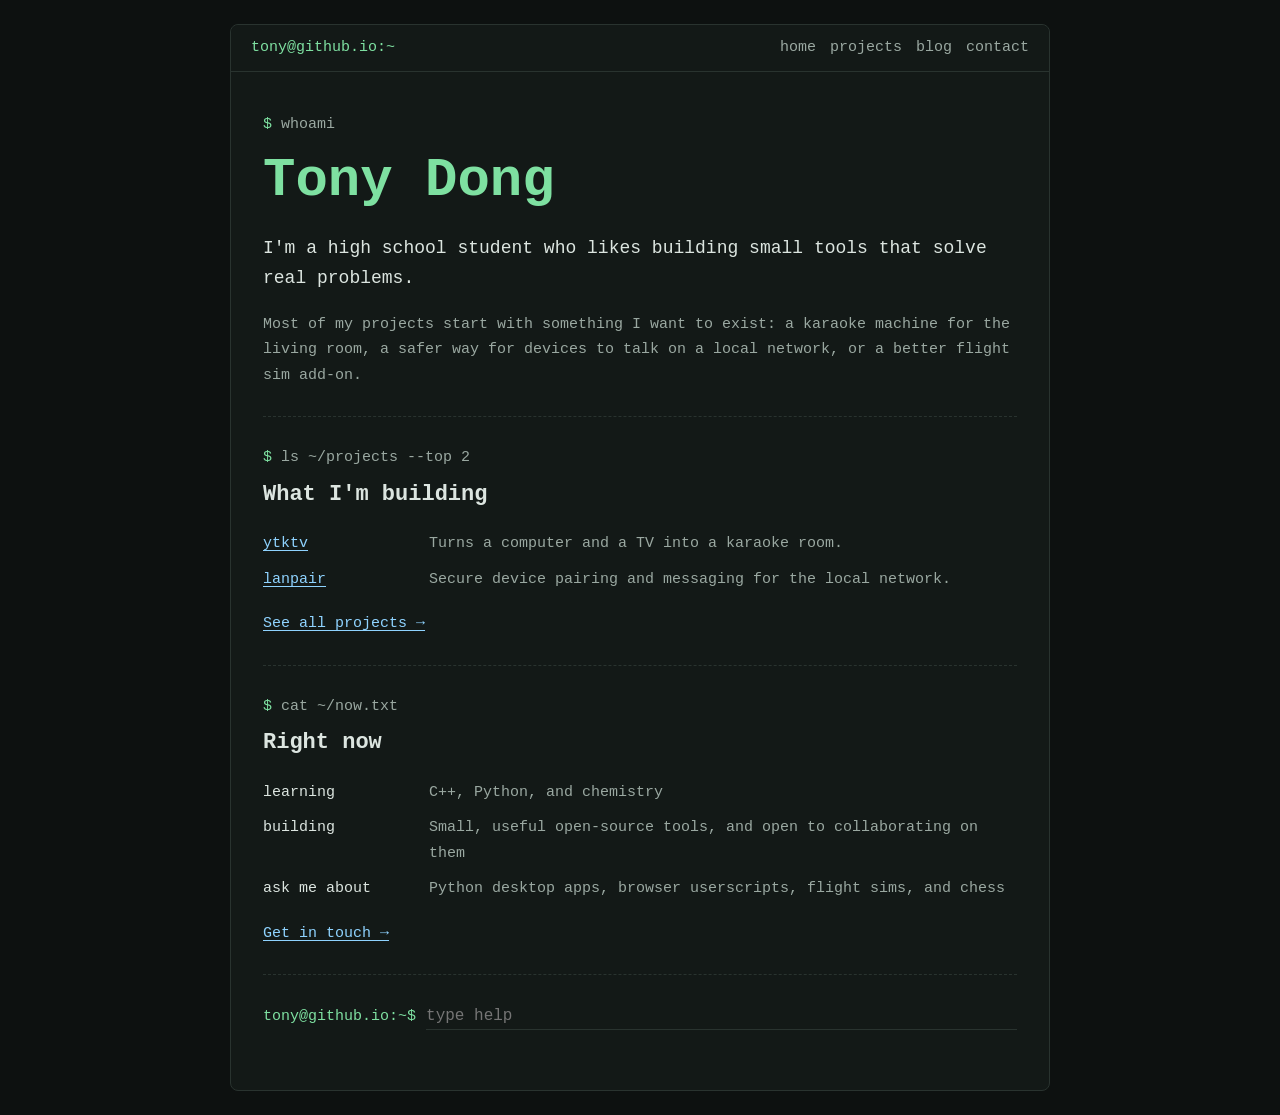
<file: index.html>
<!doctype html>
<html lang="en">
<head>
  <meta charset="utf-8">
  <meta name="viewport" content="width=device-width, initial-scale=1">
  <title>Tony Dong</title>
  <meta name="description" content="Tony is a high school student who builds small tools that solve real problems.">
  <meta property="og:title" content="Tony Dong">
  <meta property="og:description" content="A high school student building small tools that solve real problems.">
  <meta property="og:url" content="https://tonyd365.github.io/">
  <meta property="og:type" content="website">
  <meta name="theme-color" content="#0d1110">
  <link rel="canonical" href="https://tonyd365.github.io/">
  <link rel="icon" href="/favicon.svg" type="image/svg+xml">
  <link rel="stylesheet" href="/styles.css">
</head>
<body>
  <a class="skip" href="#main">Skip to content</a>
  <div class="window">
    <header class="bar">
      <a class="path" href="/">tony@github.io:~</a>
      <nav aria-label="Sections">
        <a href="/">home</a>
        <a href="/Projects/">projects</a>
        <a href="/Blog/">blog</a>
        <a href="/Contact/">contact</a>
      </nav>
    </header>

    <main id="main">
      <section id="about" class="hero">
        <p class="cmd">whoami</p>
        <h1>Tony Dong</h1>
        <p class="lead">I'm a high school student who likes building small tools that solve real problems.</p>
        <p>Most of my projects start with something I want to exist: a karaoke machine for the living room, a safer way for devices to talk on a local network, or a better flight sim add-on.</p>
      </section>

      <section id="work">
        <p class="cmd">ls ~/projects --top 2</p>
        <h2>What I'm building</h2>
        <dl class="list">
          <div><dt><a href="/Projects/YTKTV/">ytktv</a></dt><dd>Turns a computer and a TV into a karaoke room.</dd></div>
          <div><dt><a href="/Projects/lanpair/">lanpair</a></dt><dd>Secure device pairing and messaging for the local network.</dd></div>
        </dl>
        <p class="more"><a href="/Projects/">See all projects →</a></p>
      </section>

      <section id="now">
        <p class="cmd">cat ~/now.txt</p>
        <h2>Right now</h2>
        <dl class="list">
          <div><dt>learning</dt><dd>C++, Python, and chemistry</dd></div>
          <div><dt>building</dt><dd>Small, useful open-source tools, and open to collaborating on them</dd></div>
          <div><dt>ask me about</dt><dd>Python desktop apps, browser userscripts, flight sims, and chess</dd></div>
        </dl>
        <p class="more"><a href="/Contact/">Get in touch →</a></p>
      </section>

      <section id="shell" class="shell" hidden aria-label="Interactive terminal">
        <div id="output" role="log" aria-live="polite"></div>
        <form id="prompt">
          <label for="command">tony@github.io:~$</label>
          <input id="command" autocomplete="off" autocapitalize="off" spellcheck="false" placeholder="type help">
        </form>
      </section>
    </main>
  </div>
  <script src="/main.js"></script>
</body>
</html>
</file>
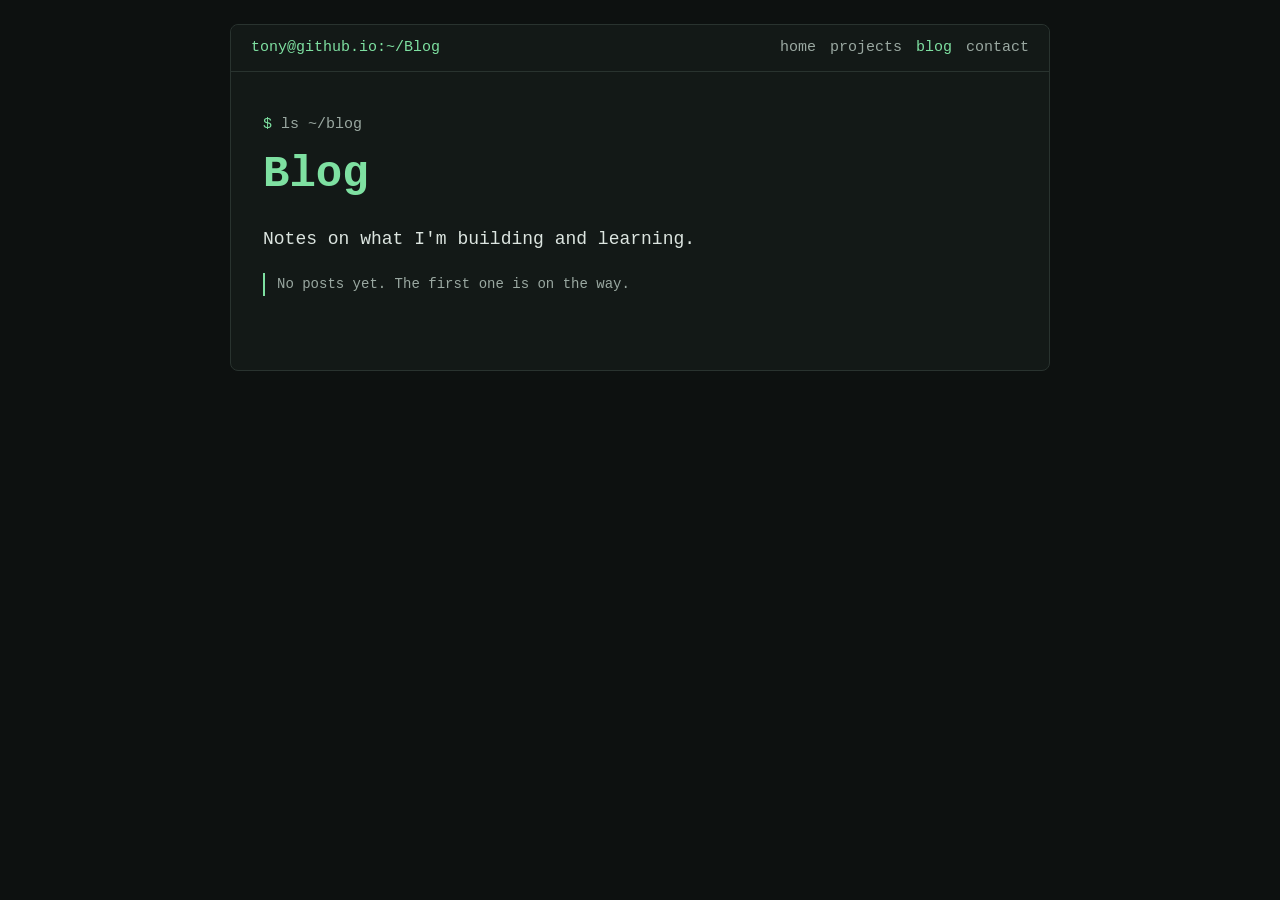
<file: Blog/index.html>
<!doctype html>
<html lang="en">
<head>
  <meta charset="utf-8">
  <meta name="viewport" content="width=device-width, initial-scale=1">
  <title>Blog · Tony Dong</title>
  <meta name="description" content="Notes from Tony Dong on building small tools.">
  <meta name="theme-color" content="#0d1110">
  <link rel="canonical" href="https://tonyd365.github.io/Blog/">
  <link rel="icon" href="/favicon.svg" type="image/svg+xml">
  <link rel="stylesheet" href="/styles.css">
</head>
<body>
  <a class="skip" href="#main">Skip to content</a>
  <div class="window">
    <header class="bar">
      <a class="path" href="/">tony@github.io:~/Blog</a>
      <nav aria-label="Sections">
        <a href="/">home</a>
        <a href="/Projects/">projects</a>
        <a href="/Blog/" aria-current="page">blog</a>
        <a href="/Contact/">contact</a>
      </nav>
    </header>
    <main id="main">
      <section>
        <p class="cmd">ls ~/blog</p>
        <h1 class="page-title">Blog</h1>
        <p class="lead">Notes on what I'm building and learning.</p>
        <!-- blog:list -->
        <p class="note">No posts yet. The first one is on the way.</p>
        <!-- /blog:list -->
      </section>
    </main>
  </div>
</body>
</html>
</file>
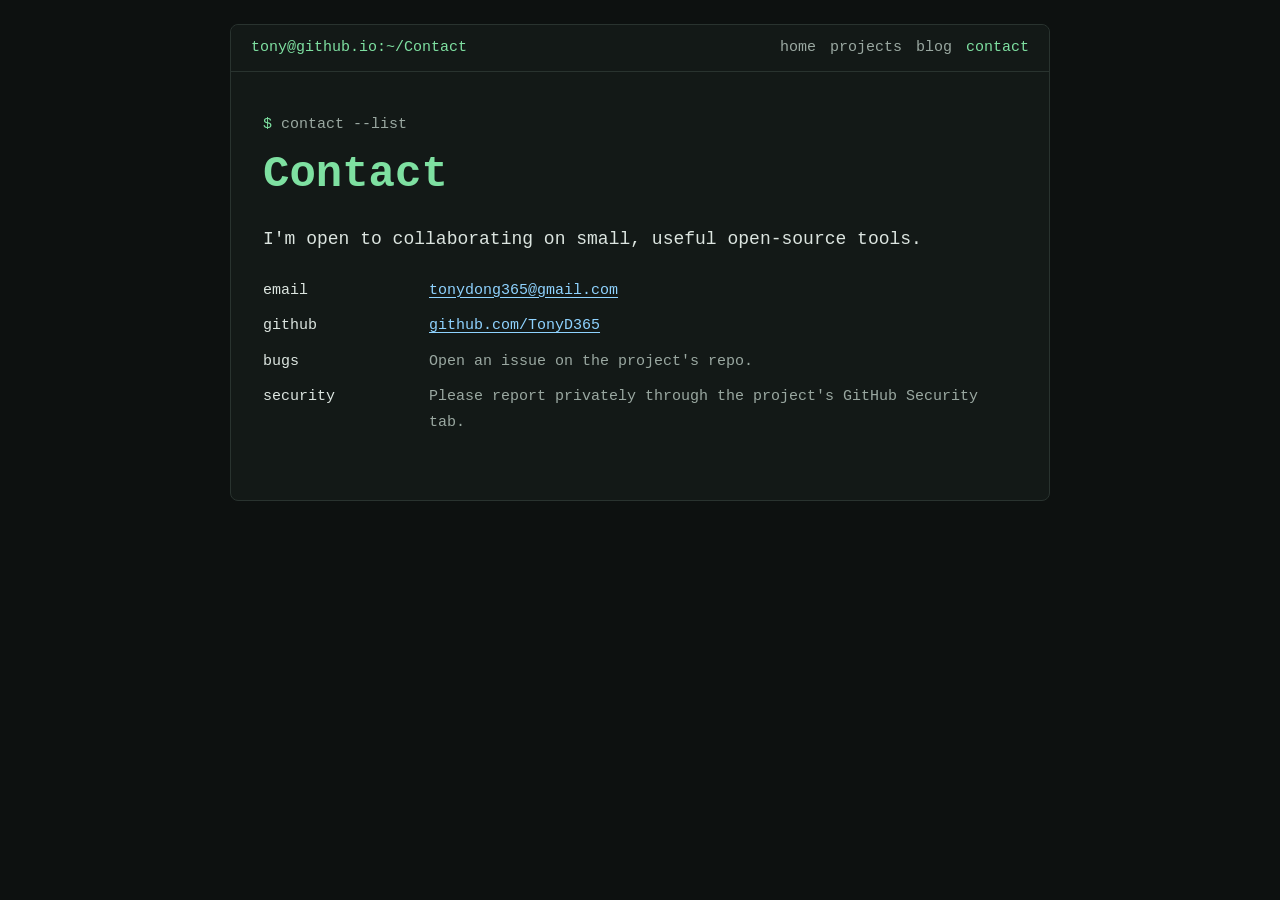
<file: Contact/index.html>
<!doctype html>
<html lang="en">
<head>
  <meta charset="utf-8">
  <meta name="viewport" content="width=device-width, initial-scale=1">
  <title>Contact · Tony Dong</title>
  <meta name="description" content="How to reach Tony Dong.">
  <meta name="theme-color" content="#0d1110">
  <link rel="canonical" href="https://tonyd365.github.io/Contact/">
  <link rel="icon" href="/favicon.svg" type="image/svg+xml">
  <link rel="stylesheet" href="/styles.css">
</head>
<body>
  <a class="skip" href="#main">Skip to content</a>
  <div class="window">
    <header class="bar">
      <a class="path" href="/">tony@github.io:~/Contact</a>
      <nav aria-label="Sections">
        <a href="/">home</a>
        <a href="/Projects/">projects</a>
        <a href="/Blog/">blog</a>
        <a href="/Contact/" aria-current="page">contact</a>
      </nav>
    </header>
    <main id="main">
      <section>
        <p class="cmd">contact --list</p>
        <h1 class="page-title">Contact</h1>
        <p class="lead">I'm open to collaborating on small, useful open-source tools.</p>
        <dl class="list">
          <div><dt>email</dt><dd><a href="mailto:tonydong365@gmail.com">tonydong365@gmail.com</a></dd></div>
          <div><dt>github</dt><dd><a href="https://github.com/TonyD365">github.com/TonyD365</a></dd></div>
          <div><dt>bugs</dt><dd>Open an issue on the project's repo.</dd></div>
          <div><dt>security</dt><dd>Please report privately through the project's GitHub Security tab.</dd></div>
        </dl>
      </section>
    </main>
  </div>
</body>
</html>
</file>
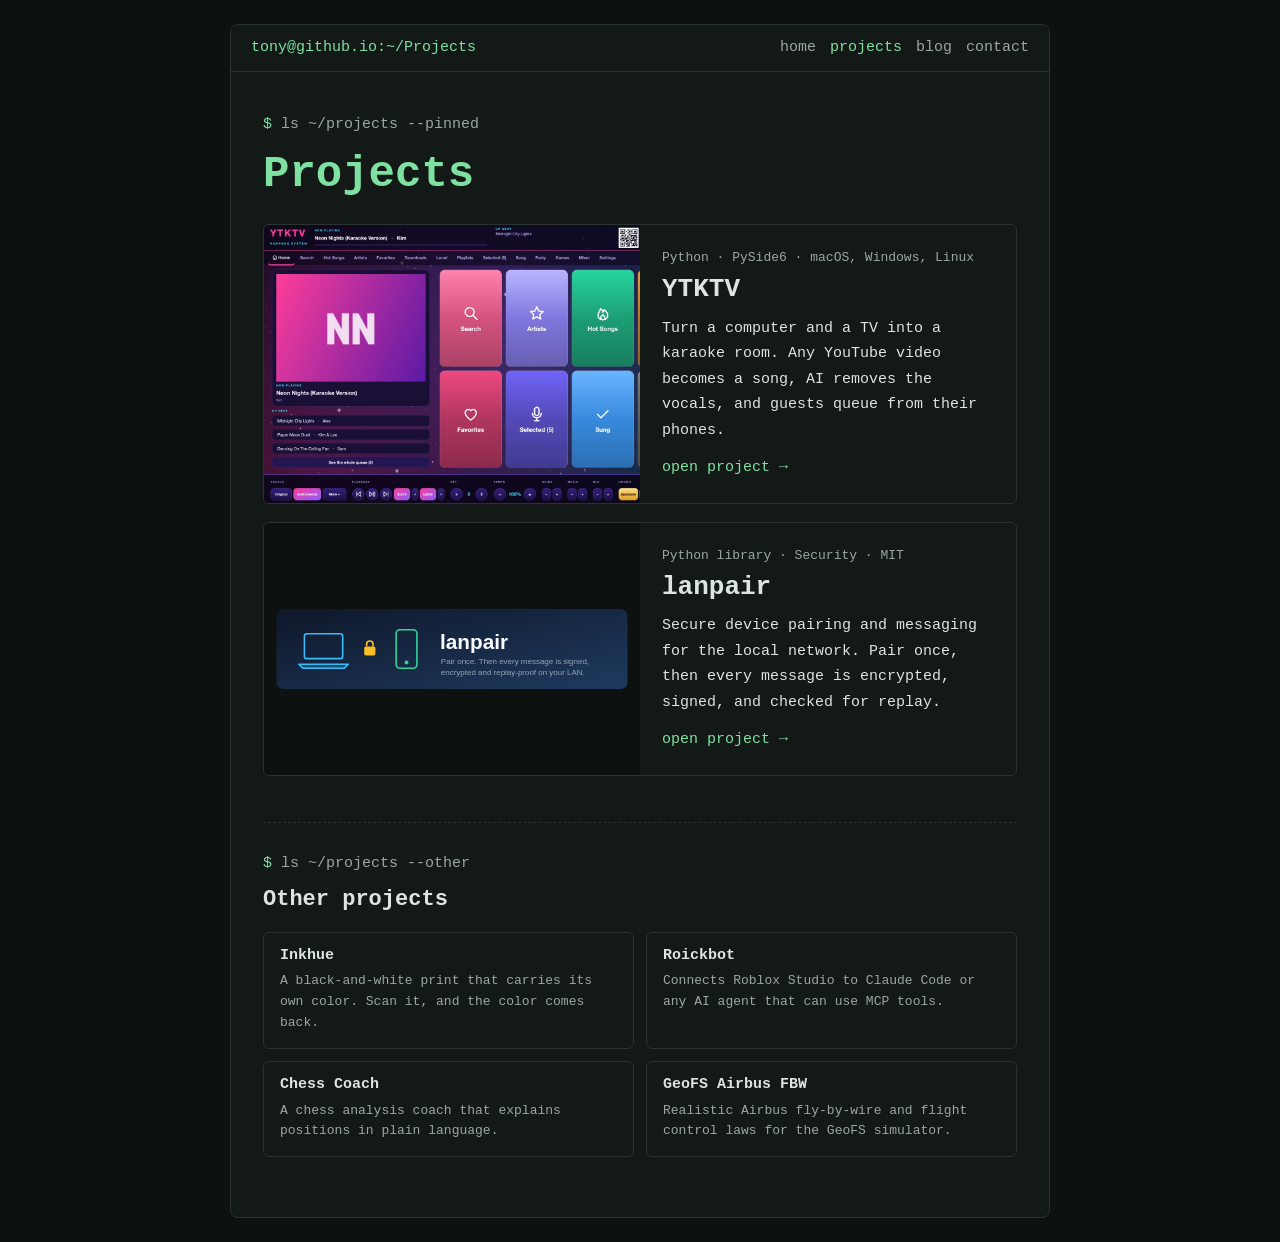
<file: Projects/index.html>
<!doctype html>
<html lang="en">
<head>
  <meta charset="utf-8">
  <meta name="viewport" content="width=device-width, initial-scale=1">
  <title>Projects · Tony Dong</title>
  <meta name="description" content="Projects by Tony Dong, led by YTKTV and lanpair.">
  <meta name="theme-color" content="#0d1110">
  <link rel="canonical" href="https://tonyd365.github.io/Projects/">
  <link rel="icon" href="/favicon.svg" type="image/svg+xml">
  <link rel="stylesheet" href="/styles.css">
</head>
<body>
  <a class="skip" href="#main">Skip to content</a>
  <div class="window">
    <header class="bar">
      <a class="path" href="/">tony@github.io:~/Projects</a>
      <nav aria-label="Sections">
        <a href="/">home</a>
        <a href="/Projects/" aria-current="page">projects</a>
        <a href="/Blog/">blog</a>
        <a href="/Contact/">contact</a>
      </nav>
    </header>

    <main id="main">
      <section>
        <p class="cmd">ls ~/projects --pinned</p>
        <h1 class="page-title">Projects</h1>

        <article class="big-card">
          <img src="/assets/projects/ytktv-console.jpg" alt="The YTKTV song console with now playing, up next and feature tiles" width="1400" height="875" fetchpriority="high">
          <div>
            <p class="tag">Python · PySide6 · macOS, Windows, Linux</p>
            <h2><a class="card-link" href="/Projects/YTKTV/">YTKTV</a></h2>
            <p>Turn a computer and a TV into a karaoke room. Any YouTube video becomes a song, AI removes the vocals, and guests queue from their phones.</p>
            <span class="open">open project →</span>
          </div>
        </article>

        <article class="big-card">
          <img class="contain" src="/assets/projects/lanpair-banner.svg" alt="lanpair banner: pair once, then every message is signed, encrypted and replay-proof" loading="lazy">
          <div>
            <p class="tag">Python library · Security · MIT</p>
            <h2><a class="card-link" href="/Projects/lanpair/">lanpair</a></h2>
            <p>Secure device pairing and messaging for the local network. Pair once, then every message is encrypted, signed, and checked for replay.</p>
            <span class="open">open project →</span>
          </div>
        </article>
      </section>

      <section>
        <p class="cmd">ls ~/projects --other</p>
        <h2>Other projects</h2>
        <div class="small-grid">
          <article class="small-card"><h3><a class="card-link" href="https://github.com/TonyD365/Inkhue">Inkhue</a></h3><p>A black-and-white print that carries its own color. Scan it, and the color comes back.</p></article>
          <article class="small-card"><h3><a class="card-link" href="https://github.com/TonyD365/Roickbot">Roickbot</a></h3><p>Connects Roblox Studio to Claude Code or any AI agent that can use MCP tools.</p></article>
          <article class="small-card"><h3><a class="card-link" href="https://github.com/TonyD365/Chess-Coach">Chess Coach</a></h3><p>A chess analysis coach that explains positions in plain language.</p></article>
          <article class="small-card"><h3><a class="card-link" href="https://github.com/TonyD365/GeoFs-Airbus-Fly-By-Wire">GeoFS Airbus FBW</a></h3><p>Realistic Airbus fly-by-wire and flight control laws for the GeoFS simulator.</p></article>
        </div>
      </section>
    </main>
  </div>
</body>
</html>
</file>
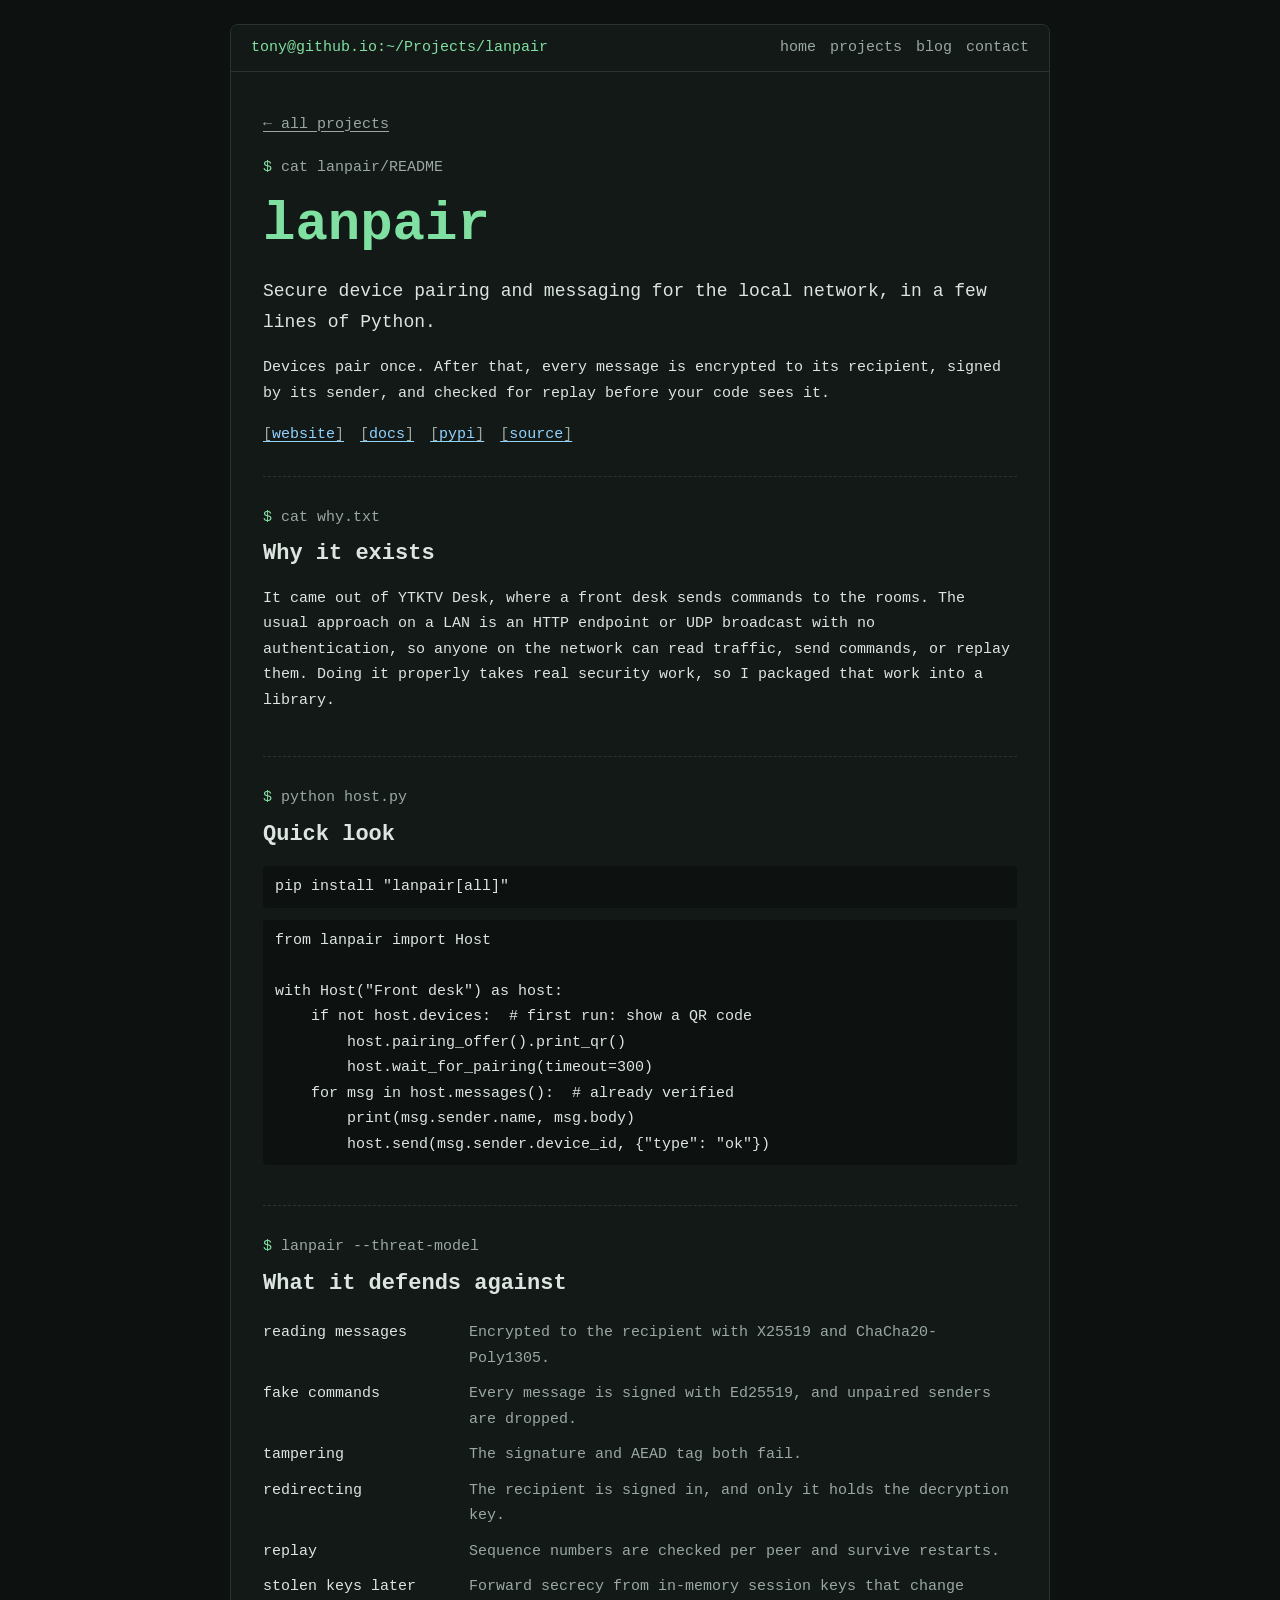
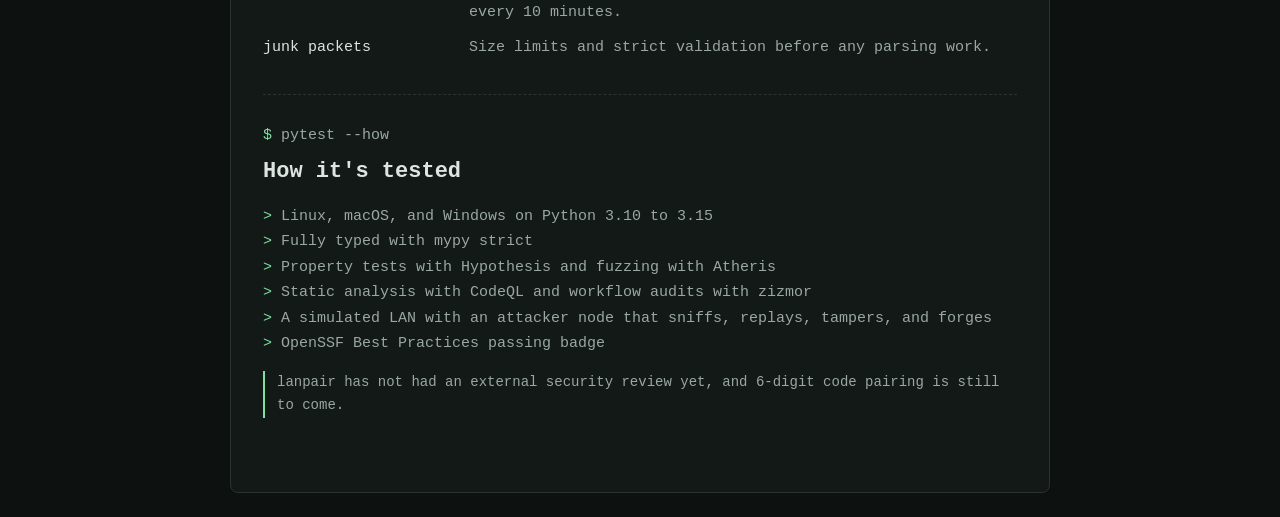
<file: Projects/lanpair/index.html>
<!doctype html>
<html lang="en">
<head>
  <meta charset="utf-8">
  <meta name="viewport" content="width=device-width, initial-scale=1">
  <title>lanpair · Tony Dong</title>
  <meta name="description" content="lanpair is a Python library for secure device pairing and messaging on the local network.">
  <meta name="theme-color" content="#0d1110">
  <link rel="canonical" href="https://tonyd365.github.io/Projects/lanpair/">
  <link rel="icon" href="/favicon.svg" type="image/svg+xml">
  <link rel="stylesheet" href="/styles.css">
</head>
<body>
  <a class="skip" href="#main">Skip to content</a>
  <div class="window">
    <header class="bar">
      <a class="path" href="/Projects/">tony@github.io:~/Projects/lanpair</a>
      <nav aria-label="Sections">
        <a href="/">home</a>
        <a href="/Projects/">projects</a>
        <a href="/Blog/">blog</a>
        <a href="/Contact/">contact</a>
      </nav>
    </header>

    <main id="main">
      <section class="hero">
        <p class="crumb"><a href="/Projects/">← all projects</a></p>
        <p class="cmd">cat lanpair/README</p>
        <h1>lanpair</h1>
        <p class="lead">Secure device pairing and messaging for the local network, in a few lines of Python.</p>
        <p>Devices pair once. After that, every message is encrypted to its recipient, signed by its sender, and checked for replay before your code sees it.</p>
        <p class="links"><a href="https://tonyd365.github.io/lanpair/">website</a><a href="https://github.com/TonyD365/lanpair/wiki">docs</a><a href="https://pypi.org/project/lanpair/">pypi</a><a href="https://github.com/TonyD365/lanpair">source</a></p>
      </section>

      <section>
        <p class="cmd">cat why.txt</p>
        <h2>Why it exists</h2>
        <p>It came out of YTKTV Desk, where a front desk sends commands to the rooms. The usual approach on a LAN is an HTTP endpoint or UDP broadcast with no authentication, so anyone on the network can read traffic, send commands, or replay them. Doing it properly takes real security work, so I packaged that work into a library.</p>
      </section>

      <section>
        <p class="cmd">python host.py</p>
        <h2>Quick look</h2>
        <pre><code>pip install "lanpair[all]"</code></pre>
        <pre><code>from lanpair import Host

with Host("Front desk") as host:
    if not host.devices:  # first run: show a QR code
        host.pairing_offer().print_qr()
        host.wait_for_pairing(timeout=300)
    for msg in host.messages():  # already verified
        print(msg.sender.name, msg.body)
        host.send(msg.sender.device_id, {"type": "ok"})</code></pre>
      </section>

      <section>
        <p class="cmd">lanpair --threat-model</p>
        <h2>What it defends against</h2>
        <dl class="list wide">
          <div><dt>reading messages</dt><dd>Encrypted to the recipient with X25519 and ChaCha20-Poly1305.</dd></div>
          <div><dt>fake commands</dt><dd>Every message is signed with Ed25519, and unpaired senders are dropped.</dd></div>
          <div><dt>tampering</dt><dd>The signature and AEAD tag both fail.</dd></div>
          <div><dt>redirecting</dt><dd>The recipient is signed in, and only it holds the decryption key.</dd></div>
          <div><dt>replay</dt><dd>Sequence numbers are checked per peer and survive restarts.</dd></div>
          <div><dt>stolen keys later</dt><dd>Forward secrecy from in-memory session keys that change every 10 minutes.</dd></div>
          <div><dt>junk packets</dt><dd>Size limits and strict validation before any parsing work.</dd></div>
        </dl>
      </section>

      <section>
        <p class="cmd">pytest --how</p>
        <h2>How it's tested</h2>
        <ul class="prompt-list">
          <li>Linux, macOS, and Windows on Python 3.10 to 3.15</li>
          <li>Fully typed with mypy strict</li>
          <li>Property tests with Hypothesis and fuzzing with Atheris</li>
          <li>Static analysis with CodeQL and workflow audits with zizmor</li>
          <li>A simulated LAN with an attacker node that sniffs, replays, tampers, and forges</li>
          <li>OpenSSF Best Practices passing badge</li>
        </ul>
        <p class="note">lanpair has not had an external security review yet, and 6-digit code pairing is still to come.</p>
      </section>
    </main>
  </div>
</body>
</html>
</file>
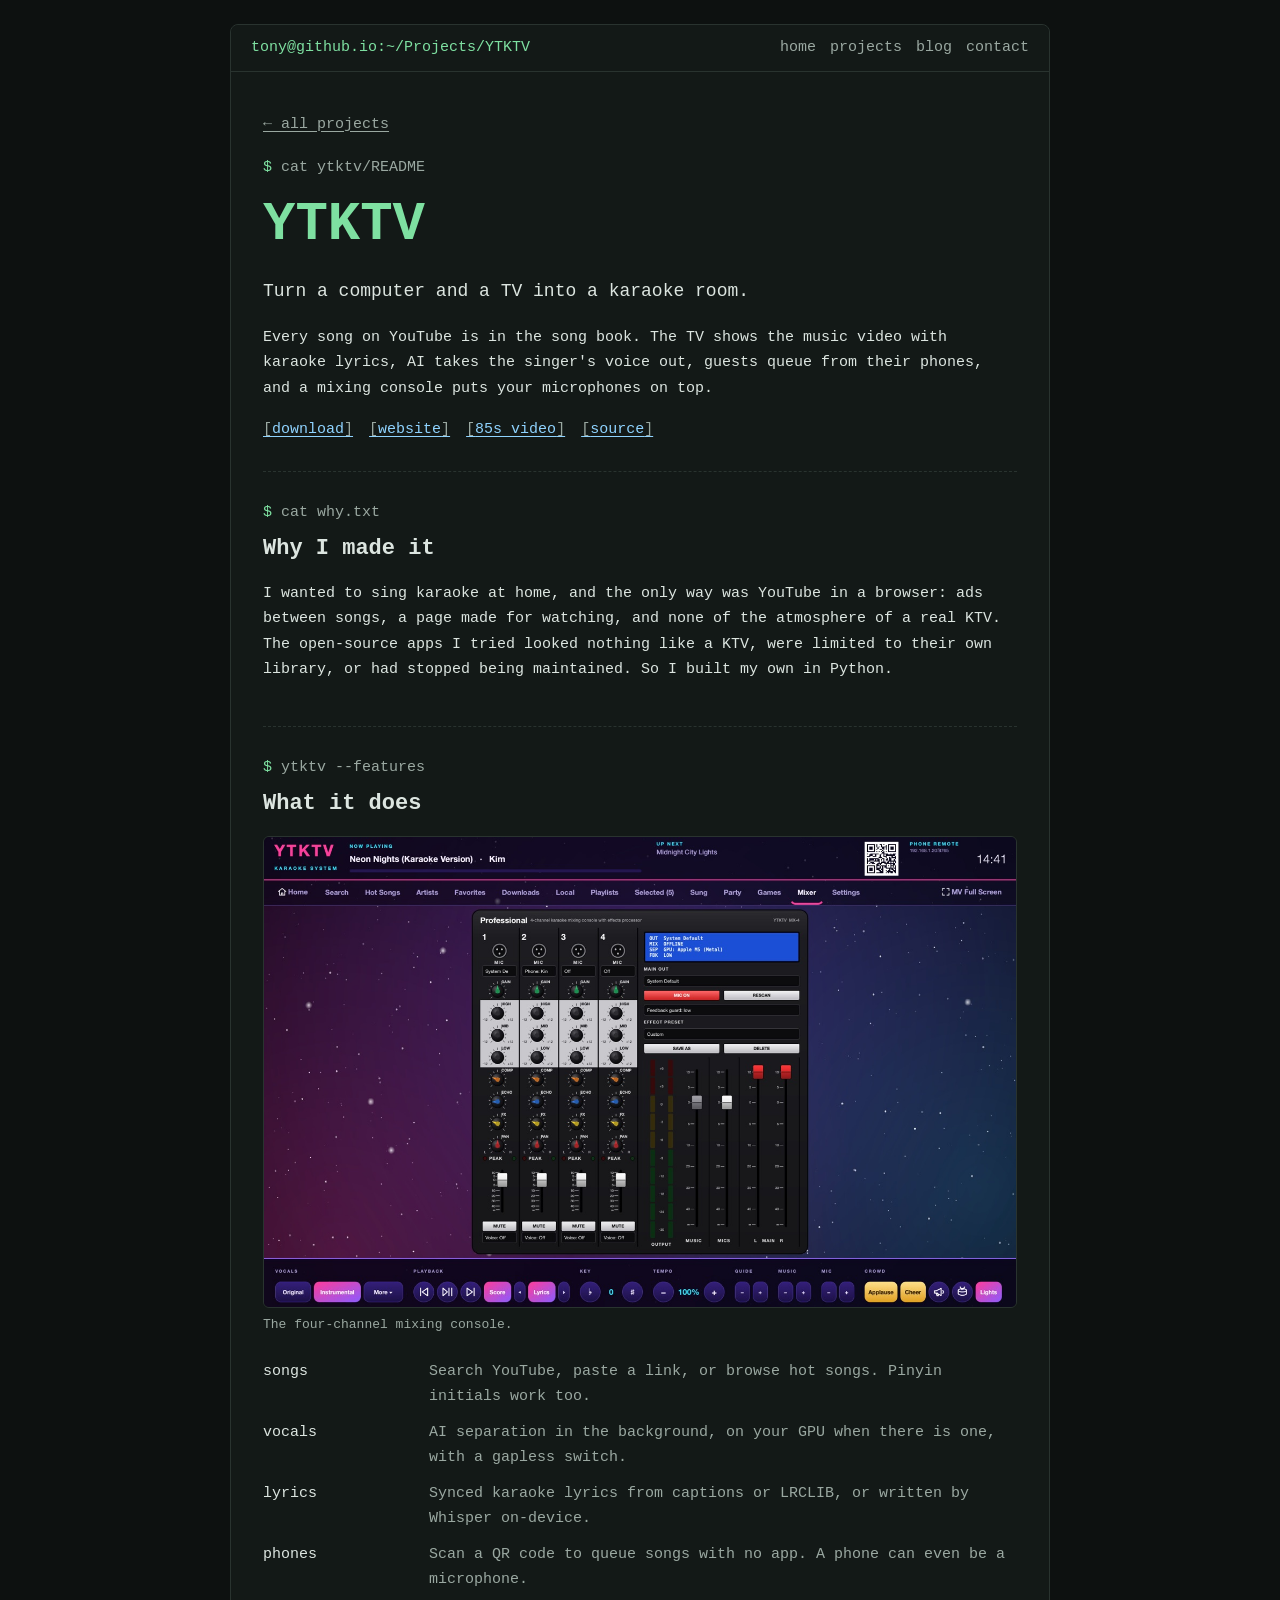
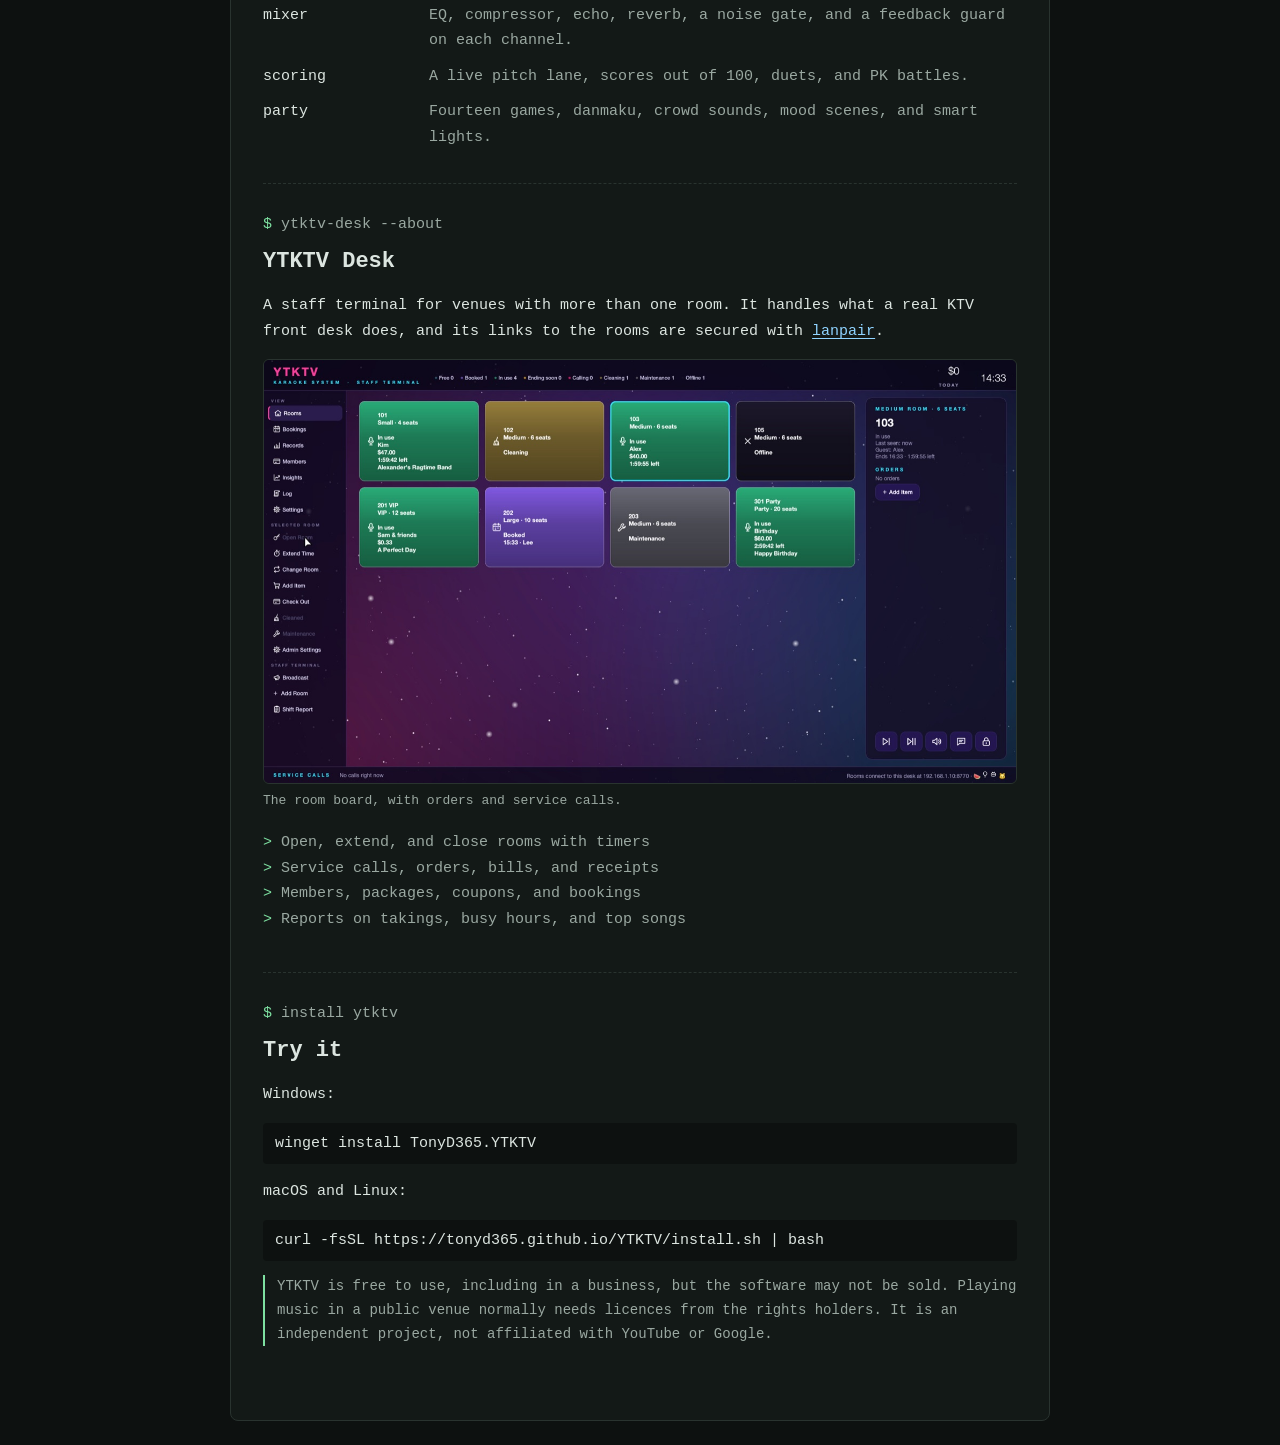
<file: Projects/YTKTV/index.html>
<!doctype html>
<html lang="en">
<head>
  <meta charset="utf-8">
  <meta name="viewport" content="width=device-width, initial-scale=1">
  <title>YTKTV · Tony Dong</title>
  <meta name="description" content="YTKTV turns a computer and a TV into a karaoke room, with AI vocal removal, phone song requests, and a real mixing console.">
  <meta name="theme-color" content="#0d1110">
  <link rel="canonical" href="https://tonyd365.github.io/Projects/YTKTV/">
  <link rel="icon" href="/favicon.svg" type="image/svg+xml">
  <link rel="stylesheet" href="/styles.css">
</head>
<body>
  <a class="skip" href="#main">Skip to content</a>
  <div class="window">
    <header class="bar">
      <a class="path" href="/Projects/">tony@github.io:~/Projects/YTKTV</a>
      <nav aria-label="Sections">
        <a href="/">home</a>
        <a href="/Projects/">projects</a>
        <a href="/Blog/">blog</a>
        <a href="/Contact/">contact</a>
      </nav>
    </header>

    <main id="main">
      <section class="hero">
        <p class="crumb"><a href="/Projects/">← all projects</a></p>
        <p class="cmd">cat ytktv/README</p>
        <h1>YTKTV</h1>
        <p class="lead">Turn a computer and a TV into a karaoke room.</p>
        <p>Every song on YouTube is in the song book. The TV shows the music video with karaoke lyrics, AI takes the singer's voice out, guests queue from their phones, and a mixing console puts your microphones on top.</p>
        <p class="links"><a href="https://github.com/TonyD365/YTKTV/releases/latest">download</a><a href="https://tonyd365.github.io/YTKTV/">website</a><a href="https://tonyd365.github.io/YTKTV/images/promo.mp4">85s video</a><a href="https://github.com/TonyD365/YTKTV">source</a></p>
      </section>

      <section>
        <p class="cmd">cat why.txt</p>
        <h2>Why I made it</h2>
        <p>I wanted to sing karaoke at home, and the only way was YouTube in a browser: ads between songs, a page made for watching, and none of the atmosphere of a real KTV. The open-source apps I tried looked nothing like a KTV, were limited to their own library, or had stopped being maintained. So I built my own in Python.</p>
      </section>

      <section>
        <p class="cmd">ytktv --features</p>
        <h2>What it does</h2>
        <figure><img src="/assets/projects/ytktv-mixer.jpg" alt="The YTKTV mixing console with four channel strips" width="1400" height="875" loading="lazy"><figcaption>The four-channel mixing console.</figcaption></figure>
        <dl class="list">
          <div><dt>songs</dt><dd>Search YouTube, paste a link, or browse hot songs. Pinyin initials work too.</dd></div>
          <div><dt>vocals</dt><dd>AI separation in the background, on your GPU when there is one, with a gapless switch.</dd></div>
          <div><dt>lyrics</dt><dd>Synced karaoke lyrics from captions or LRCLIB, or written by Whisper on-device.</dd></div>
          <div><dt>phones</dt><dd>Scan a QR code to queue songs with no app. A phone can even be a microphone.</dd></div>
          <div><dt>mixer</dt><dd>EQ, compressor, echo, reverb, a noise gate, and a feedback guard on each channel.</dd></div>
          <div><dt>scoring</dt><dd>A live pitch lane, scores out of 100, duets, and PK battles.</dd></div>
          <div><dt>party</dt><dd>Fourteen games, danmaku, crowd sounds, mood scenes, and smart lights.</dd></div>
        </dl>
      </section>

      <section>
        <p class="cmd">ytktv-desk --about</p>
        <h2>YTKTV Desk</h2>
        <p>A staff terminal for venues with more than one room. It handles what a real KTV front desk does, and its links to the rooms are secured with <a href="/Projects/lanpair/">lanpair</a>.</p>
        <figure><img src="/assets/projects/ytktv-desk.jpg" alt="YTKTV Desk showing a board of rooms, orders, and service calls" width="1400" height="787" loading="lazy"><figcaption>The room board, with orders and service calls.</figcaption></figure>
        <ul class="prompt-list">
          <li>Open, extend, and close rooms with timers</li>
          <li>Service calls, orders, bills, and receipts</li>
          <li>Members, packages, coupons, and bookings</li>
          <li>Reports on takings, busy hours, and top songs</li>
        </ul>
      </section>

      <section>
        <p class="cmd">install ytktv</p>
        <h2>Try it</h2>
        <p>Windows:</p>
        <pre><code>winget install TonyD365.YTKTV</code></pre>
        <p>macOS and Linux:</p>
        <pre><code>curl -fsSL https://tonyd365.github.io/YTKTV/install.sh | bash</code></pre>
        <p class="note">YTKTV is free to use, including in a business, but the software may not be sold. Playing music in a public venue normally needs licences from the rights holders. It is an independent project, not affiliated with YouTube or Google.</p>
      </section>
    </main>
  </div>
</body>
</html>
</file>
<file: styles.css>
:root {
  color-scheme: dark;
  --bg: #0d1110;
  --panel: #131917;
  --line: #29332f;
  --text: #dce5e0;
  --muted: #9aa8a1;
  --accent: #7ee0a1;
  --link: #8fd3ff;
  --mono: ui-monospace, SFMono-Regular, Menlo, Consolas, "Liberation Mono", monospace;
}

* { box-sizing: border-box; }
html { scroll-behavior: smooth; scroll-padding-top: 64px; }
body { margin: 0; padding: 24px 16px; background: var(--bg); color: var(--text); font: 15px/1.7 var(--mono); }
a { color: var(--link); text-underline-offset: 3px; }
a:hover { color: var(--accent); }
:focus-visible { outline: 2px solid var(--accent); outline-offset: 2px; }

.skip { position: absolute; left: -999px; }
.skip:focus { left: 16px; top: 8px; z-index: 2; background: var(--panel); padding: 4px 8px; }

.window { max-width: 820px; margin: 0 auto; background: var(--panel); border: 1px solid var(--line); border-radius: 8px; }
.bar { position: sticky; top: 0; z-index: 1; display: flex; flex-wrap: wrap; justify-content: space-between; gap: 2px 20px; padding: 10px 20px; background: var(--panel); border-bottom: 1px solid var(--line); border-radius: 8px 8px 0 0; }
.path { color: var(--accent); }
.bar nav { display: flex; flex-wrap: wrap; gap: 14px; }
.bar nav a { color: var(--muted); text-decoration: none; }
.bar nav a:hover { color: var(--accent); }

main { padding: 12px 32px 32px; }
section { padding: 28px 0; border-bottom: 1px dashed var(--line); }
section:last-child { border-bottom: 0; }
.cmd { margin: 0 0 10px; color: var(--muted); overflow-wrap: anywhere; }
.cmd::before { content: "$ "; color: var(--accent); }
h1, h2, h3 { line-height: 1.25; margin: 0; }
h1 { font-size: clamp(34px, 8vw, 54px); color: var(--accent); margin-bottom: 16px; }
h2 { font-size: 22px; margin-bottom: 18px; }
h3 { font-size: 18px; }
.lead { font-size: 18px; }
.hero p:last-child { color: var(--muted); margin-bottom: 0; }

.feature { margin: 0 0 18px; padding: 18px 20px; border: 1px solid var(--line); border-radius: 6px; }
.feature header { display: flex; flex-wrap: wrap; justify-content: space-between; gap: 2px 16px; margin-bottom: 8px; }
.feature header span { color: var(--muted); font-size: 13px; }
.feature p { margin: 0 0 10px; }
.feature ul { margin: 0 0 12px; padding: 0; list-style: none; color: var(--muted); }
.feature li { padding-left: 18px; position: relative; }
.feature li::before { content: ">"; position: absolute; left: 0; color: var(--accent); }
pre { margin: 0 0 12px; padding: 8px 12px; overflow-x: auto; background: var(--bg); border-radius: 4px; }
.links { display: flex; flex-wrap: wrap; gap: 16px; margin-bottom: 0 !important; }
.links a::before { content: "["; color: var(--muted); }
.links a::after { content: "]"; color: var(--muted); }

.list { margin: 0; }
.list div { display: grid; grid-template-columns: 150px 1fr; gap: 16px; padding: 5px 0; }
.list dd { margin: 0; color: var(--muted); overflow-wrap: anywhere; }

#output { white-space: pre-wrap; overflow-wrap: anywhere; color: var(--muted); }
#output:not(:empty) { margin-bottom: 10px; }
#prompt { display: flex; flex-wrap: wrap; gap: 4px 10px; align-items: center; }
#prompt label { color: var(--accent); }
#command { flex: 1 1 160px; min-width: 0; padding: 4px 0; border: 0; border-bottom: 1px solid var(--line); background: transparent; color: var(--text); font: 16px var(--mono); }

.path { text-decoration: none; overflow-wrap: anywhere; }
.bar nav a[aria-current] { color: var(--accent); }
.page-title { font-size: clamp(30px, 7vw, 44px); margin-bottom: 22px; }
.more { margin: 14px 0 0; }
.crumb { margin: 0 0 18px; }
.crumb a { color: var(--muted); }
.hero .links { margin-top: 16px; }
.hero p.links { color: inherit; }
.tag { margin: 0 0 4px; color: var(--muted); font-size: 13px; }
.open { color: var(--accent); }
.note { padding-left: 12px; border-left: 2px solid var(--accent); color: var(--muted); font-size: 14px; }

.big-card, .small-card { position: relative; border: 1px solid var(--line); border-radius: 6px; transition: border-color .15s; }
.big-card:hover, .small-card:hover, .big-card:focus-within, .small-card:focus-within { border-color: var(--accent); }
.card-link { color: var(--text); text-decoration: none; }
.card-link::after { content: ""; position: absolute; inset: 0; border-radius: 6px; }
.big-card { display: grid; grid-template-columns: minmax(0, 1fr) minmax(0, 1fr); margin-bottom: 18px; overflow: hidden; }
.big-card img { display: block; width: 100%; height: 100%; min-height: 240px; object-fit: cover; object-position: top left; background: var(--bg); }
.big-card img.contain { object-fit: contain; object-position: center; padding: 12px; }
.big-card > div { padding: 22px; }
.big-card h2 { font-size: 26px; margin-bottom: 10px; }
.big-card p:not(.tag) { margin: 0 0 12px; }
.small-grid { display: grid; grid-template-columns: repeat(2, minmax(0, 1fr)); gap: 12px; }
.small-card { padding: 14px 16px; }
.small-card h3 { font-size: 15px; margin-bottom: 6px; }
.small-card p { margin: 0; color: var(--muted); font-size: 13px; line-height: 1.6; }

figure { margin: 0 0 18px; }
figure img { display: block; width: 100%; height: auto; border: 1px solid var(--line); border-radius: 6px; }
figcaption { margin-top: 6px; color: var(--muted); font-size: 13px; }
.prompt-list { margin: 0 0 12px; padding: 0; list-style: none; color: var(--muted); }
.prompt-list li { position: relative; padding-left: 18px; }
.prompt-list li::before { content: ">"; position: absolute; left: 0; color: var(--accent); }
.list.wide div { grid-template-columns: 190px 1fr; }

.post-list { margin: 22px 0 0; padding: 0; list-style: none; }
.post-list li { display: grid; grid-template-columns: 120px minmax(0, 1fr); gap: 16px; padding: 12px 0; border-top: 1px dashed var(--line); }
.post-list time { color: var(--muted); }
.post-list p { margin: 2px 0 0; color: var(--muted); font-size: 14px; }
.post { padding: 28px 0; overflow-wrap: anywhere; }
.post .page-title { font-size: clamp(26px, 6vw, 38px); margin-bottom: 8px; }
.post h2 { margin-top: 30px; margin-bottom: 10px; }
.post h3 { margin-top: 22px; }
.post img { max-width: 100%; height: auto; border-radius: 6px; }
.post blockquote { margin: 16px 0; padding-left: 12px; border-left: 2px solid var(--accent); color: var(--muted); }
.post :not(pre) > code { padding: 1px 5px; background: var(--bg); border-radius: 3px; }
.post table { display: block; max-width: 100%; overflow-x: auto; border-collapse: collapse; }
.post th, .post td { padding: 5px 10px; border: 1px solid var(--line); overflow-wrap: normal; }

@media (max-width: 600px) {
  .big-card, .small-grid, .list.wide div { grid-template-columns: minmax(0, 1fr); }
  .list.wide div { gap: 0; }
  .post-list li { grid-template-columns: minmax(0, 1fr); gap: 0; }
  .big-card img { height: 190px; min-height: 0; }
  .big-card > div { padding: 16px; }
  body { padding: 0; font-size: 14px; }
  .window { border: 0; border-radius: 0; }
  .bar { padding: 8px 16px; border-radius: 0; }
  main { padding: 4px 16px 20px; }
  .feature { padding: 14px; }
  .list div { grid-template-columns: 1fr; gap: 0; padding: 7px 0; }
  html { scroll-padding-top: 84px; }
}

@media (prefers-reduced-motion: reduce) {
  html { scroll-behavior: auto; }
}
</file>
